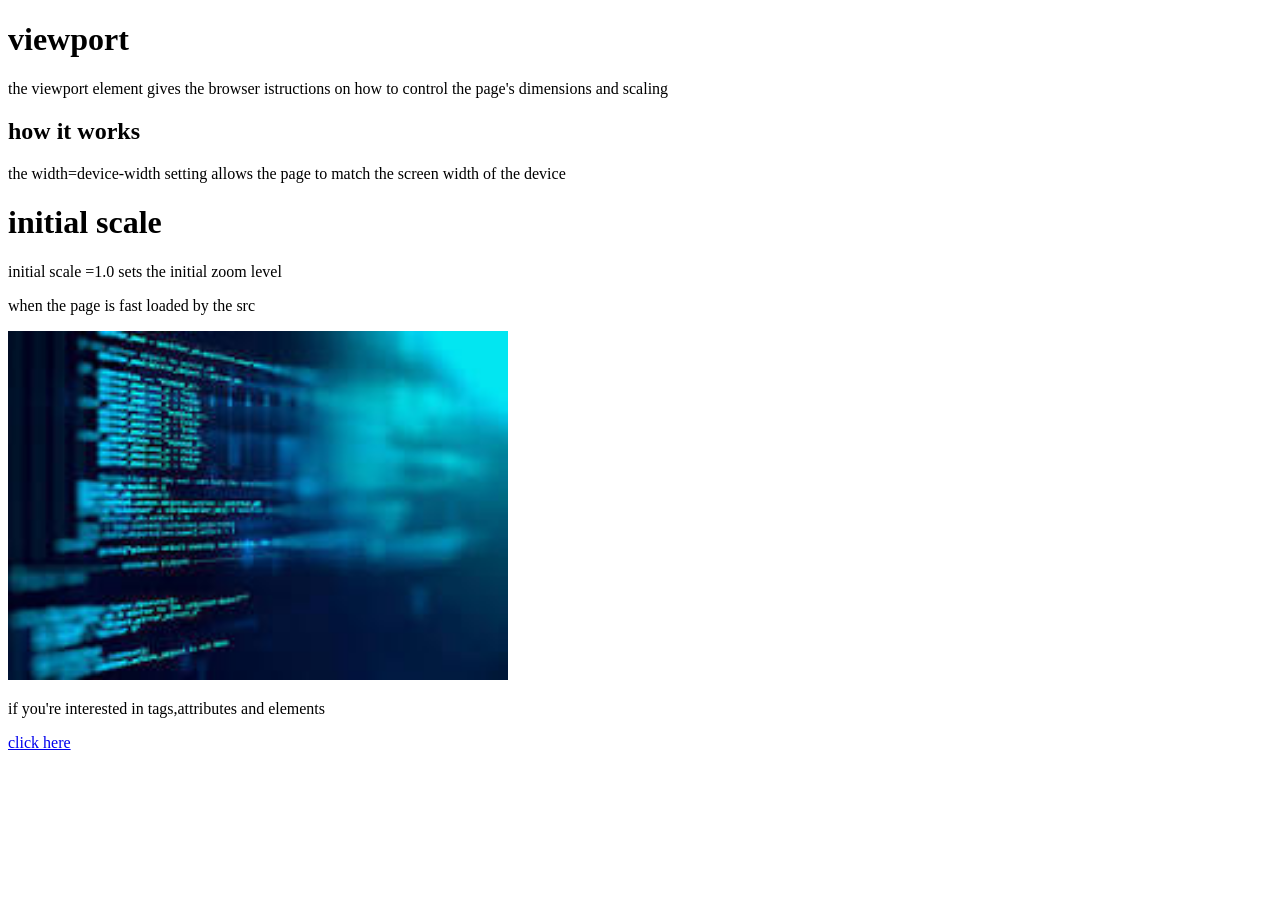
<file: index.html>
<!DOCTYPE html>
<!-- test deploy -->
<html lang="en">
<head>
    <meta charset="UTF-8">
    <meta name="viewport" content="width=device-width, initial-scale=1.0">
    <title>Document</title>
</head>
<body>
    <h1> viewport</h1>
    <p>the viewport element gives the browser istructions on how to control the page's dimensions and scaling</p>
    <h2>how it works</h2>
    <p>the width=device-width setting allows the page to match the screen width of the device</p>
    <h1>initial scale</h1>
    <p>initial scale =1.0 sets the initial zoom level </p>
        when the page is fast loaded by the src </p>
        <img src="related_img.jpeg" alt="web" width="500">
        <p>if you're interested in tags,attributes and elements</p>
       <a href="https://v.moviebox.ph/WZSU1W3aPTa">click here</a>
</body>
</html>
</file>
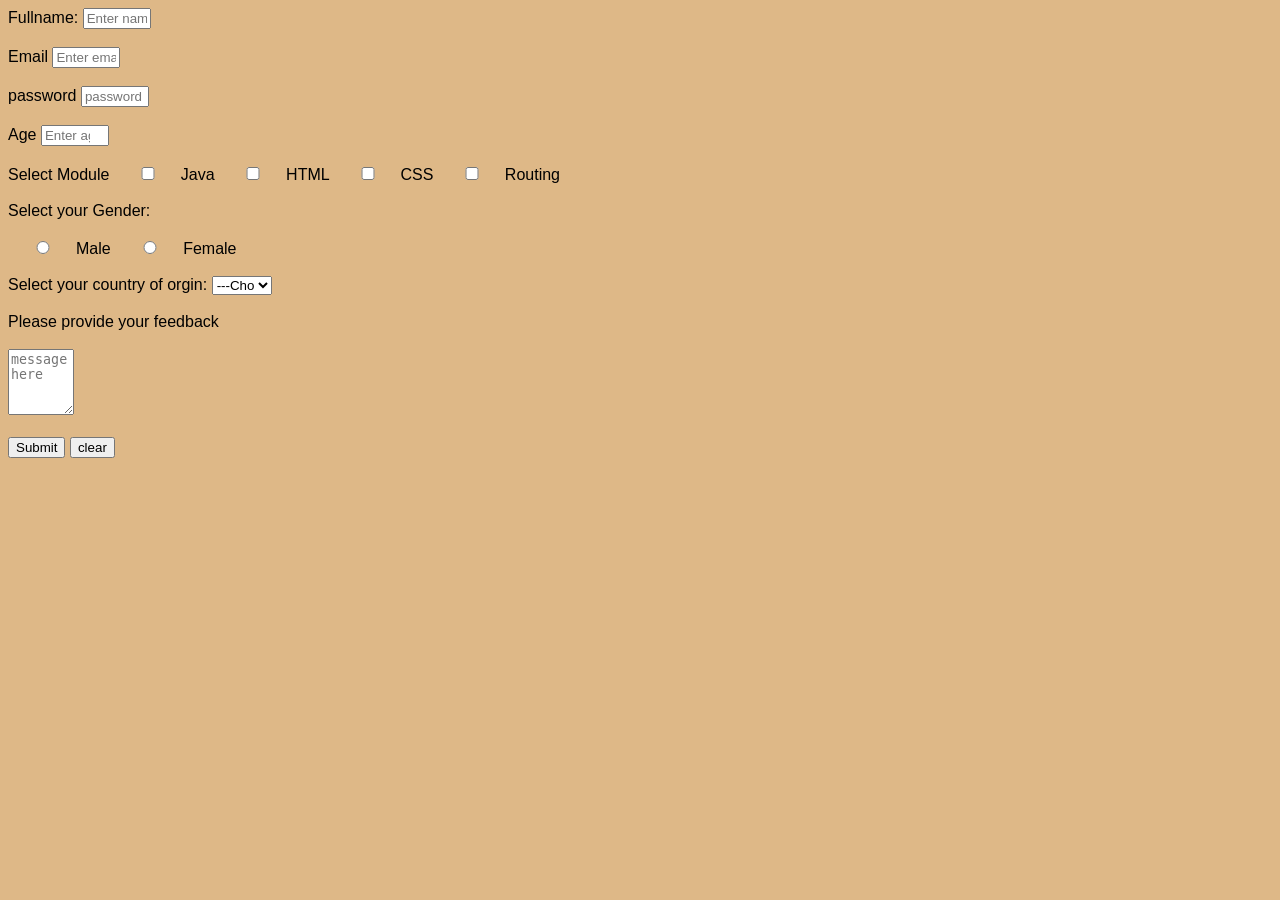
<file: form.html>
<!DOCTYPE html>
<html lang="en">
<head>
    <style>
        body{
            font-family: Arial, Helvetica, sans-serif;
            background: local;
        }
        form{
            width: 60px;
            margin: 2px;
            background: darksalmon;
            padding: 5cap;
        }
        input,select,textarea{
            width: 60px;
            height: 20;
        }

       </style> 
    <meta charset="UTF-8">
    <meta name="viewport" content="width=device-width, initial-scale=1.0">
    <title>Registration</title>
</head>
<body>
    <body style="background-color:burlywood;"
    <label for="Fname">Fullname:
    </label>
    <input type="text" id="Fname" name="Fname", placeholder="Enter name">
    <br><br>
    <label for="email"> Email</label>
    
    <input type="email" id="email" name="email", placeholder="Enter email"><br><br>
    <label for="password">password</label>
    <input type="password" id="password" name="password" placeholder="password"><br><br>
    <label for="age">Age</label>
    <input type="number" id="age" name="age" placeholder="Enter age"><br><br>
    <label for="Module">Select Module</label>
    <input type="checkbox" id="Module" name="Module">Java
    <input type="checkbox" id="Module" name="Module">HTML
    <input type="checkbox" id="Module" name="Module">CSS
    <input type="checkbox" id="Module" name="Module">Routing<br><br>
    <label for="Gender">Select your Gender:</label><br><br>
    <input type="radio" id="gender">Male
    <input type="radio" id="gender">Female<br><br>
    <label for="Contry">Select your country of orgin:</label>
    <select  id="country" name="Country">
    <option value="">---Choose----</option>
    <option value="RW">Rwanda</option>
    <option value="GB">Gabon</option>
    <option value="SD">Sudan</option>
    <option value="UG">Uganda</option>
</select><br><br>
<label for="textarea">Please provide your feedback</label><br><br>
<textarea id="textarea" name="textarea" rows="4" cols="40" placeholder="message here"></textarea><br><br>
<button type="submit">Submit</button>
<button type="reset">clear</button>
</body>
</html>
</file>
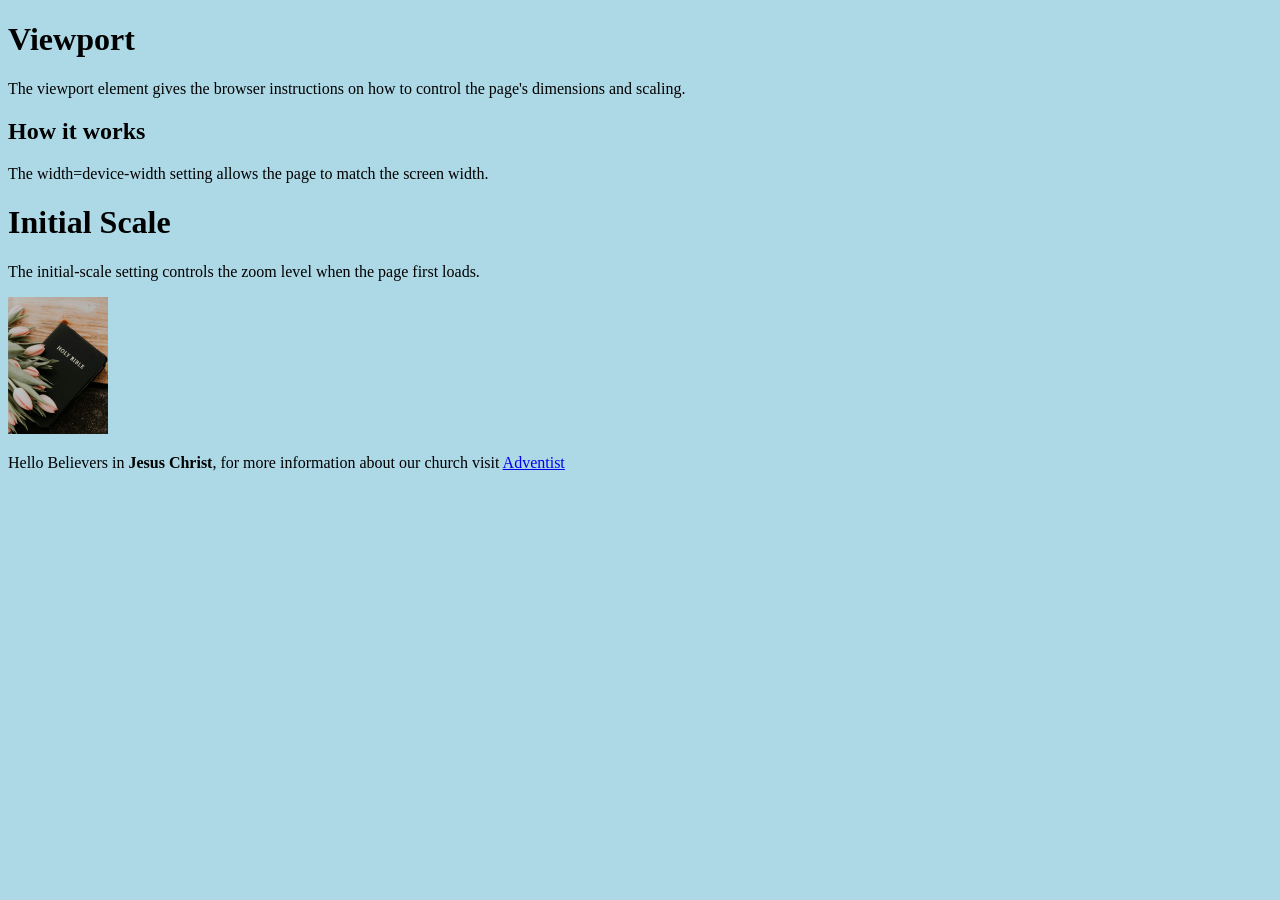
<file: holy bible.html>
<!DOCTYPE html>
<html lang="en">
<head>
    <meta charset="UTF-8">
    <meta name="viewport" content="width=device-width, initial-scale=1.0">
    <title>Exercise 2</title>
</head>

<body style="background-color:lightblue;">

    <h1>Viewport</h1>

    <p>
        The viewport element gives the browser instructions on how to control the page's dimensions and scaling.
    </p>

    <h2>How it works</h2>

    <p>
        The width=device-width setting allows the page to match the screen width.
    </p>

    <h1>Initial Scale</h1>

    <p>
        The initial-scale setting controls the zoom level when the page first loads.
    </p>

    <!-- Bible Image -->
    <img src="holy bible.jpeg" alt="holly bible" width="100">

    <!-- Paragraph with bold text and hyperlink -->
    <p>
        Hello Believers in <strong>Jesus Christ</strong>,
        for more information about our church visit
        <a href="https://gc.adventist.org/" target="_blank">Adventist</a>
    </p>

</body>
</html>
</file>
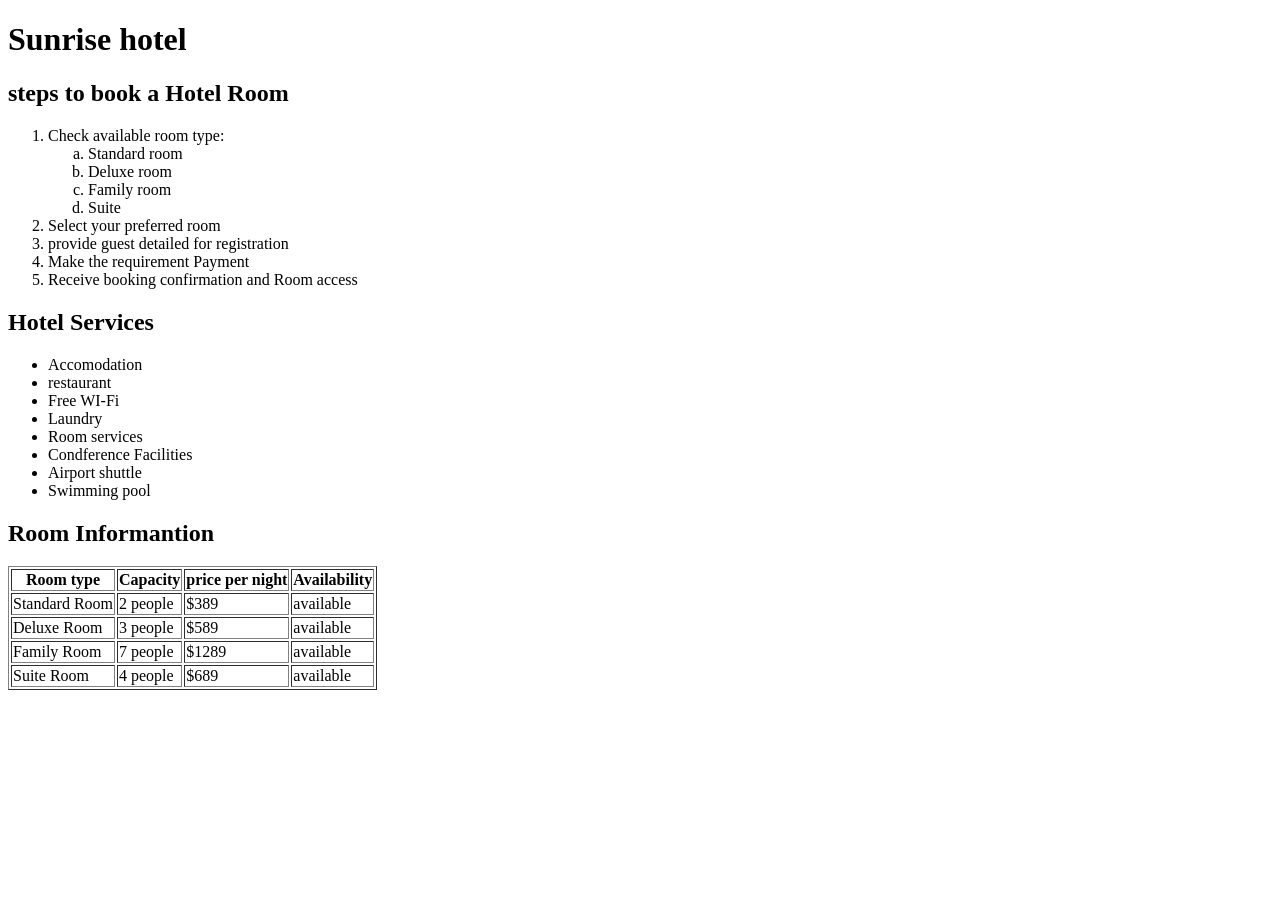
<file: Hotel.html>
<!DOCTYPE html>
<html lang="en">
<head>
    <meta charset="UTF-8">
    <meta name="viewport" content="width=device-width, initial-scale=1.0">
    <title>Sunrise Hotel Service</title>
</head>
<body>
    <h1>Sunrise hotel</h1>
    <h2>steps to book a Hotel Room</h2>
    <ol>
    <li>Check available room type:
        <ol type="a">
            <li>Standard room</li>
            <li>Deluxe room</li>
            <li>Family room</li>
            <li>Suite</li>
        </ol>
    </li>
    <li>Select your preferred room</li>
    <li> provide guest detailed for  registration</li>
    <li>Make the requirement Payment</li>
    <li> Receive booking confirmation and Room access</li>
    </ol>
    <h2> Hotel Services</h2>
    <ul>
        <li>Accomodation</li>
        <li>restaurant</li>
        <li>Free WI-Fi</li>
        <li>Laundry</li>
        <li>Room services</li>
        <li>Condference Facilities</li>
        <li>Airport shuttle</li>
        <li> Swimming pool</li>
    </ul>
        <h2>Room Informantion</h2>
        <table border="1">
            <tr>
                <th>Room type</th>
                <th>Capacity</th>
                <th> price per night</th>
                <th>Availability</th>
            </tr>
            <tr>
                <td>Standard Room</td>
                <td>2 people</td>
                <td>$389</td>
                <td>available</td>
            </tr>
             <tr>
                <td>Deluxe Room</td>
                <td>3 people</td>
                <td>$589</td>
                <td>available</td>
            </tr>
             <tr>
                <td>Family Room</td>
                <td>7 people</td>
                <td>$1289</td>
                <td>available</td>
            </tr>
             <tr>
                <td>Suite Room</td>
                <td>4 people</td>
                <td>$689</td>
                <td>available</td>
            </tr>
    
</body>
</html>
</file>
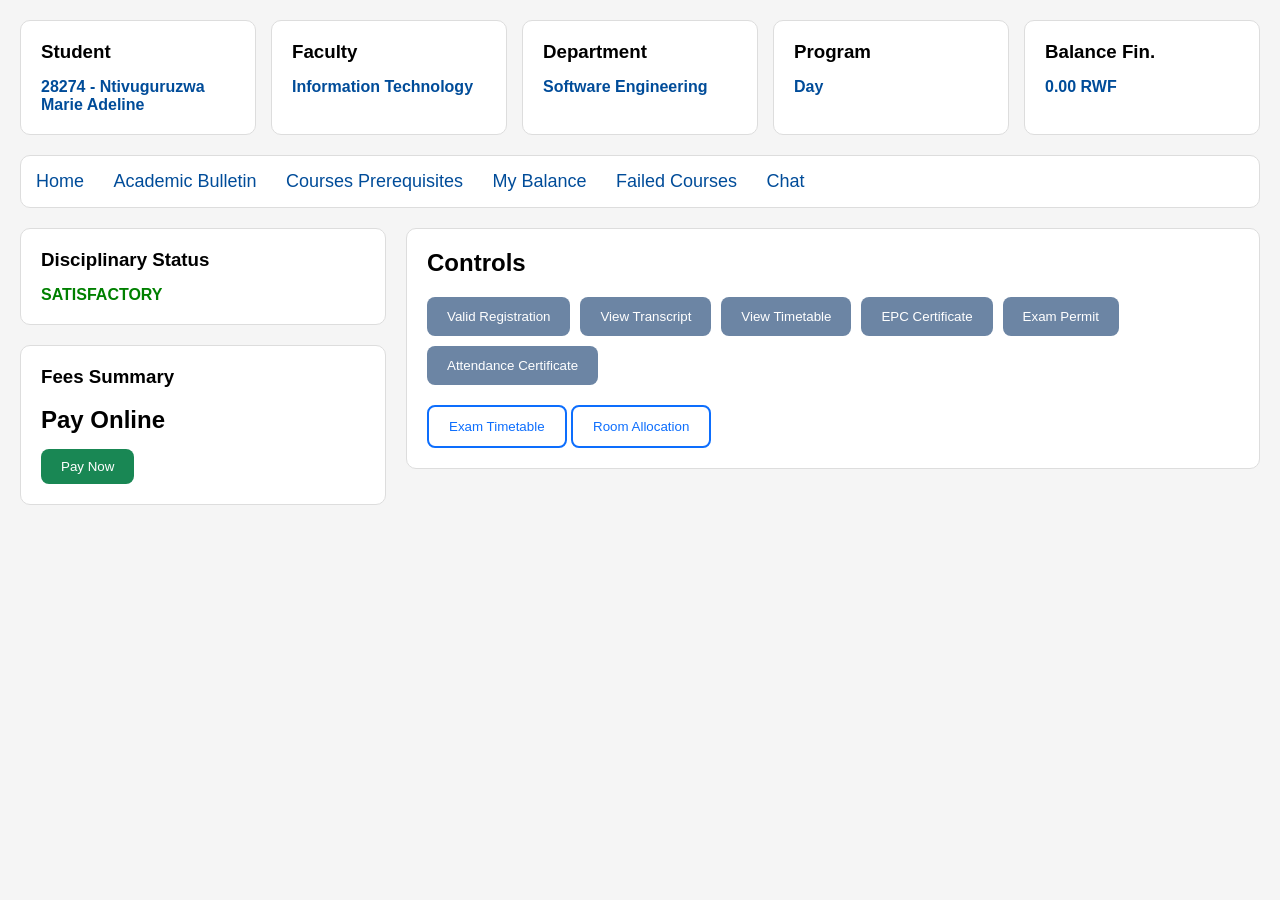
<file: learn.html>
<!DOCTYPE html>
<html lang="en">
<head>
<meta charset="UTF-8">
<meta name="viewport" content="width=device-width, initial-scale=1.0">
<title>Student Dashboard</title>

<style>
*{
    margin:0;
    padding:0;
    box-sizing:border-box;
    font-family:Arial, sans-serif;
}

body{
    background:#f5f5f5;
    padding:20px;
}

/* Top Cards */
.top-cards{
    display:flex;
    gap:15px;
    margin-bottom:20px;
}

.card{
    flex:1;
    background:white;
    border:1px solid #ddd;
    border-radius:10px;
    padding:20px;
}

.card h3{
    margin-bottom:15px;
}

.card p{
    color:#004c99;
    font-weight:bold;
}

/* Navigation */
.navbar{
    background:white;
    padding:15px;
    border-radius:10px;
    border:1px solid #ddd;
    margin-bottom:20px;
}

.navbar a{
    text-decoration:none;
    color:#004c99;
    margin-right:25px;
    font-size:18px;
}

/* Main Content */
.content{
    display:flex;
    gap:20px;
}

/* Left Panel */
.left-panel{
    width:30%;
}

.box{
    background:white;
    border-radius:10px;
    border:1px solid #ddd;
    padding:20px;
    margin-bottom:20px;
}

.status{
    color:green;
    font-weight:bold;
    margin-top:15px;
}

.pay-btn{
    background:#198754;
    color:white;
    border:none;
    padding:10px 20px;
    border-radius:8px;
    cursor:pointer;
    margin-top:15px;
}

/* Right Panel */
.right-panel{
    width:70%;
}

.controls{
    background:white;
    border-radius:10px;
    border:1px solid #ddd;
    padding:20px;
}

.controls h2{
    margin-bottom:20px;
}

.buttons{
    display:flex;
    flex-wrap:wrap;
    gap:10px;
}

.btn{
    background:#6c85a4;
    color:white;
    border:none;
    padding:12px 20px;
    border-radius:8px;
    cursor:pointer;
}

.outline-btn{
    padding:12px 20px;
    border:2px solid #0d6efd;
    background:white;
    color:#0d6efd;
    border-radius:8px;
    cursor:pointer;
    margin-top:20px;
}
</style>

</head>
<body>

<!-- Top Cards -->

<div class="top-cards">

    <div class="card">
        <h3>Student</h3>
        <p>28274 - Ntivuguruzwa Marie Adeline</p>
    </div>

    <div class="card">
        <h3>Faculty</h3>
        <p>Information Technology</p>
    </div>

    <div class="card">
        <h3>Department</h3>
        <p>Software Engineering</p>
    </div>

    <div class="card">
        <h3>Program</h3>
        <p>Day</p>
    </div>

    <div class="card">
        <h3>Balance Fin.</h3>
        <p>0.00 RWF</p>
    </div>

</div>

<!-- Menu -->

<div class="navbar">
    <a href="#">Home</a>
    <a href="#">Academic Bulletin</a>
    <a href="#">Courses Prerequisites</a>
    <a href="#">My Balance</a>
    <a href="#">Failed Courses</a>
    <a href="#">Chat</a>
</div>

<!-- Main Content -->

<div class="content">

    <!-- Left Side -->

    <div class="left-panel">

        <div class="box">
            <h3>Disciplinary Status</h3>
            <p class="status">SATISFACTORY</p>
        </div>

        <div class="box">
            <h3>Fees Summary</h3>
            <br>
            <h2>Pay Online</h2>
            <button class="pay-btn">Pay Now</button>
        </div>

    </div>

    <!-- Right Side -->

    <div class="right-panel">

        <div class="controls">

            <h2>Controls</h2>

            <div class="buttons">

                <button class="btn">Valid Registration</button>
                <button class="btn">View Transcript</button>
                <button class="btn">View Timetable</button>
                <button class="btn">EPC Certificate</button>
                <button class="btn">Exam Permit</button>
                <button class="btn">Attendance Certificate</button>

            </div>

            <button class="outline-btn">Exam Timetable</button>
            <button class="outline-btn">Room Allocation</button>

        </div>

    </div>

</div>

</body>
</html>
</file>
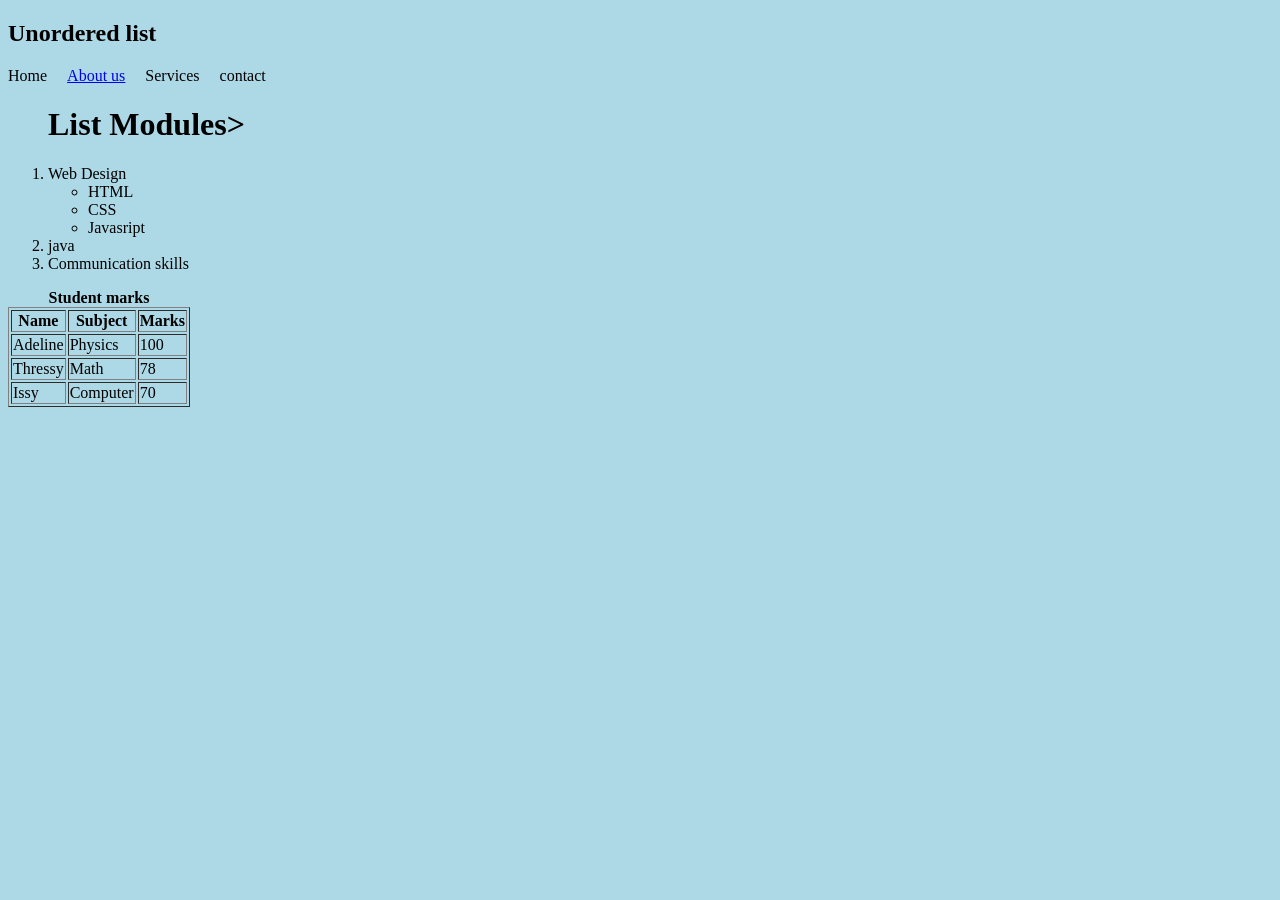
<file: list.html>
<!DOCTYPE html>
<html lang="en">
<head>
    <meta charset="UTF-8">
    <meta name="viewport" content="width=device-width, initial-scale=1.0">
    <title>List</title>
</head>
<body>
    <body style="background-color: lightblue;">
    <nav>
    <h1>Unordered list</h1>
    <ul style="list-style-type: none; display:flex;gap: 20px;padding: 0%;margin: 0%;">
        <li>Home</li>
        <li><a href ="index.html">About us</a>
        </li>
        <li>Services</li>
        <li>contact</li>
    </ul>
    </nav>
    <ol type="1">
    <h1>List Modules></h1>
    <li>Web Design</li>
    <ul>
        <li>HTML</li>
        <li>CSS</li>
        <li>Javasript</li>
    </ul>
    <li>java</li>
    <li>Communication skills</li>
    </ol>
    <table border="1">
    <caption><strong>Student marks</strong></caption>
    <thead>
        <tr>
        <th>Name</th>
        <th>Subject</th>
        <th>Marks</th>
        </tr>
    </thead>
    <tbody>
        <tr>
            <td>Adeline</td>
        <td>Physics</td>
        <td>100</td>
        </tr>
        
        <tr>
            <td>Thressy</td>
            <td>Math</td>
            <td>78</td>
        </tr>
        <tr>
            <td>Issy</td>
            <td>Computer</td>
            <td>70</td>
        </tr>
    </tbody>
</body>
</html>
</file>
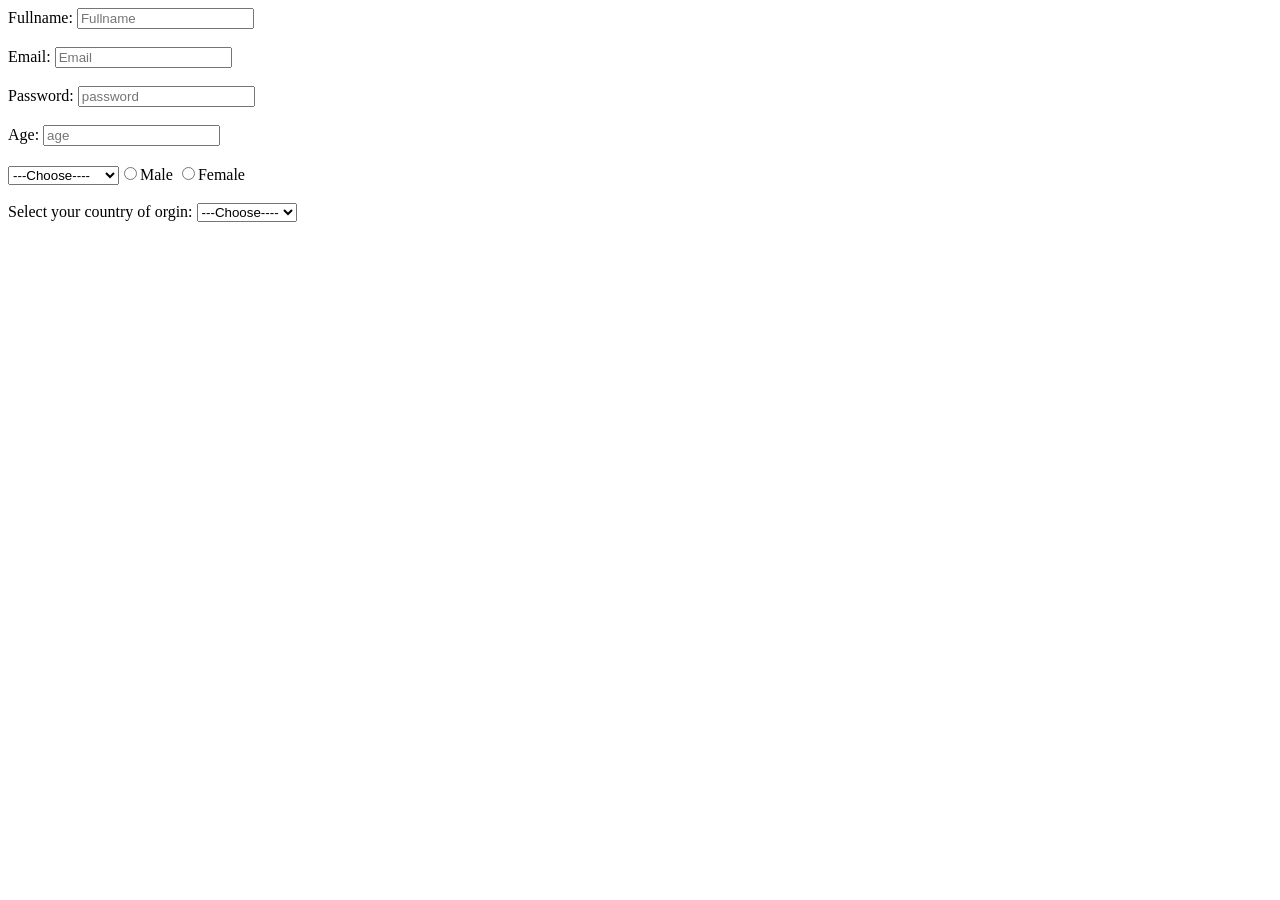
<file: registration.html>
<!DOCTYPE html>
<html lang="en">
<head>
    <meta charset="UTF-8">
    <meta name="viewport" content="width=device-width, initial-scale=1.0">
    <title>customer registration</title>
</head>
<body>
    <label for="Fullname">Fullname:</label>
    <input type="text" id="Fullname" name="Fullname" placeholder="Fullname"><br><br>
    <label for="email">Email:</label>
    <input type="email" id="email" name="Email" placeholder="Email"><br><br>
    <label for="password">Password:</label>
    <input type="password" id="password" name="password" placeholder="password"><br><br>
    <label for="age">Age:</label>
    <input type="number" id="age" name="age" placeholder="age"><br><br>
    <select id="service" name="service">
        <option value="">---Choose----</option>
    <option value="sp">spa</option>
    <option value="gm">Gym</option>
    <option value="ap">Airport pickup</option>
    <option value="Bf">Breakfast</option>
    <option value="Sp">swimming pool</option>
    <label for="Gender">Select your Gender:</label><br><br>
    <input type="radio" id="gender">Male
    <input type="radio" id="gender">Female<br><br>
     <label for="Contry">Select your country of orgin:</label>
    <select  id="country" name="Country">
    <option value="">---Choose----</option>
    <option value="RW">Rwanda</option>
    <option value="GB">Gabon</option>
    <option value="SD">Sudan</option>
    <option value="UG">Uganda</option>
</select><br><br>




    
</body>
</html>
</file>
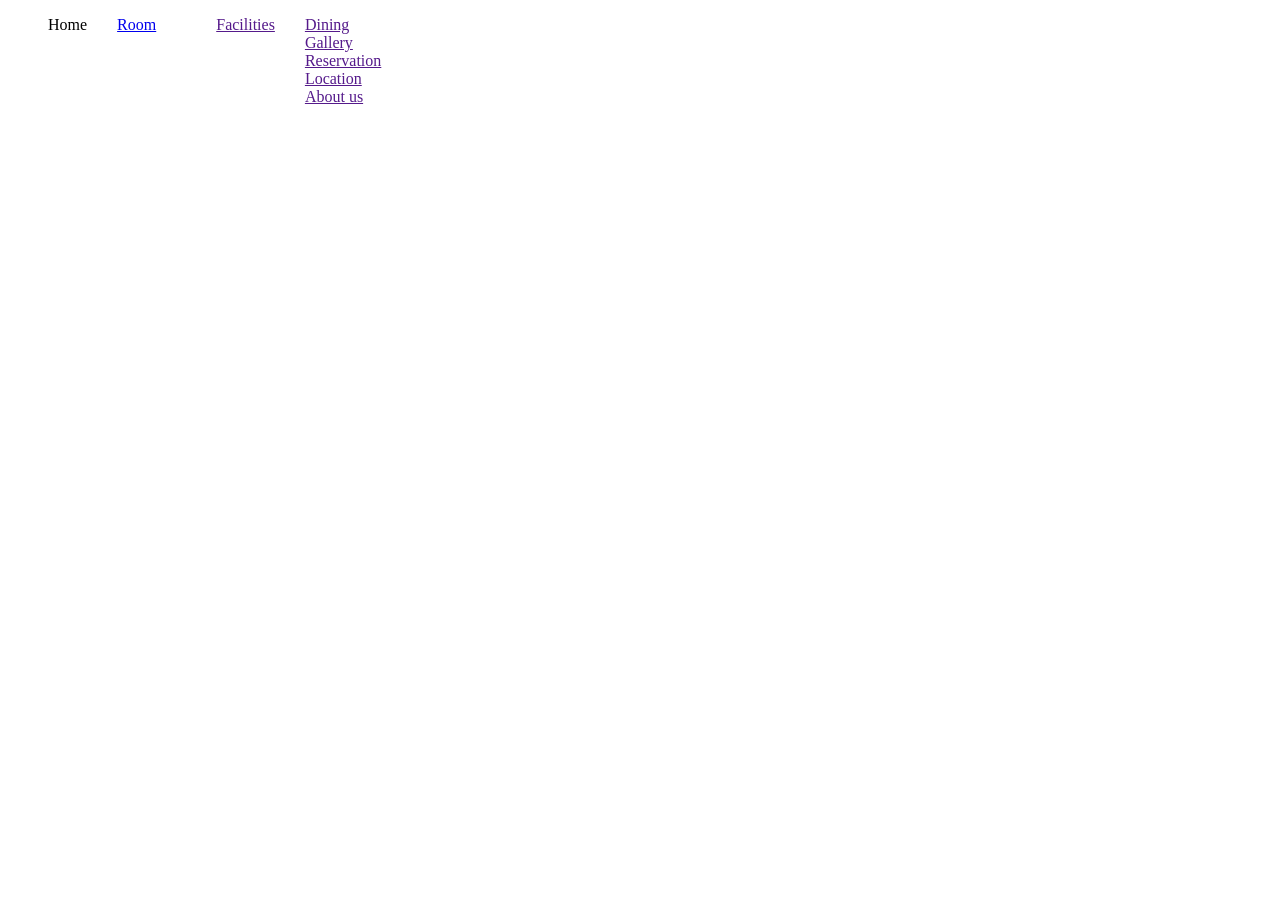
<file: service.html>
<!DOCTYPE html>
<html lang="en">
<head>
    <meta charset="UTF-8">
    <meta name="viewport" content="width=device-width, initial-scale=1.0">
    <title>hotel</title>
</head>
<body>
    <nav>
        <ul style="list-style-type: none;display:flex;gap:30px;">
            <li>Home</li>
            <li><a href="Hotel.html">Room</a></li>
            <li><a href=""</li>
            <li>Facilities</li>
            <li>Dining</li>
            <li>Gallery</li>
            <li>Reservation</li>
            <li>Location</li>
            <li>About us</li>
        </ul></nav>
    
</body>
</html>
</file>
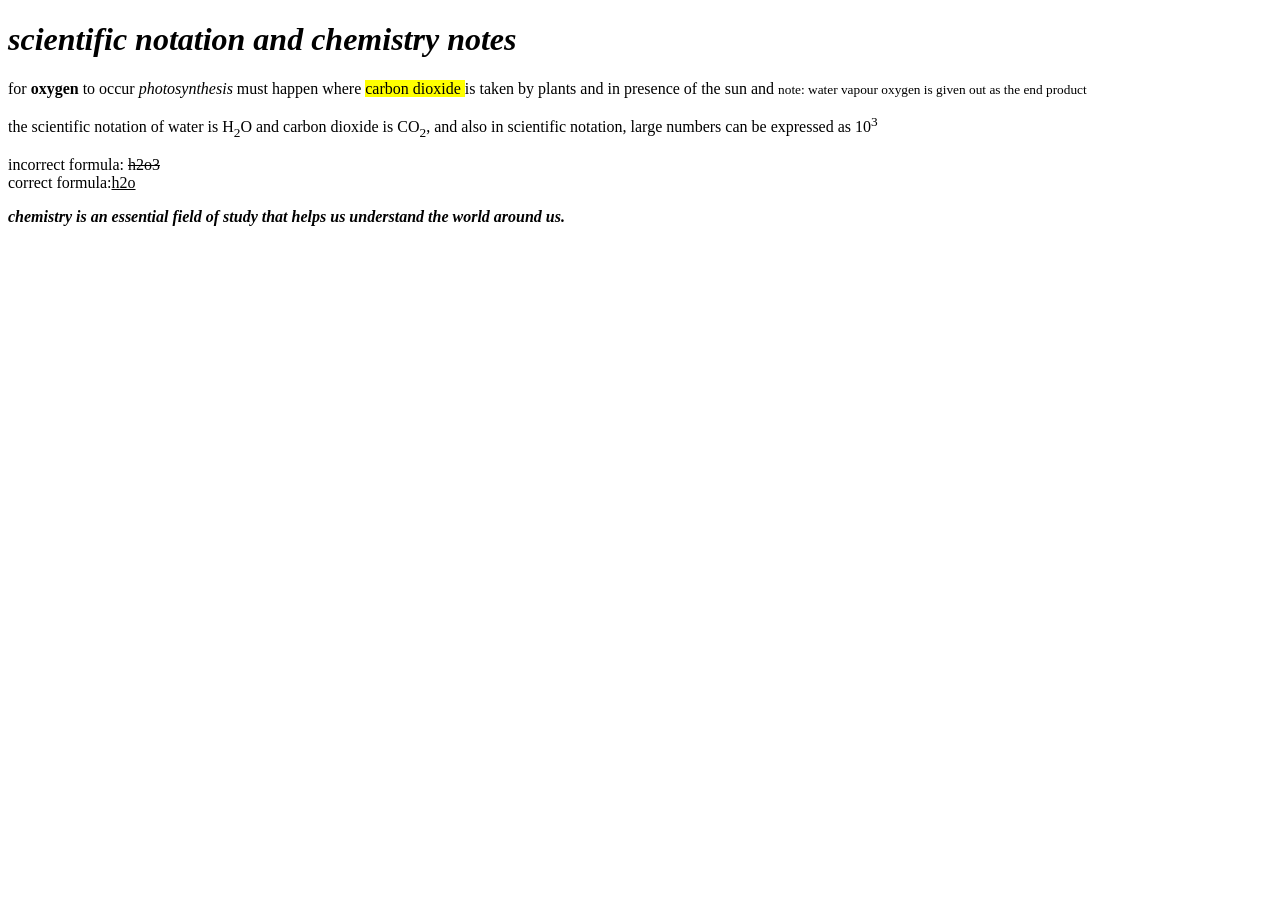
<file: single.html>
<!DOCTYPE html>
<html lang="en">
<head>
    <meta charset="UTF-8">
    <meta name="viewport" content="width=device-width, initial-scale=1.0">
    <title> scientific notation and chemistry notes</title>
</head>
<body>
    <h1><strong><em> scientific notation and chemistry notes</em></strong></h1>
    <p> for <b> oxygen </b> to occur <i> photosynthesis </i> must happen 
        where <mark> carbon dioxide </mark> is taken by plants and in presence of the sun 
        and <small> note: water vapour oxygen is given out as the end product </small> </p>

        <p> the scientific notation of water is H<sub>2</sub>O and carbon dioxide is CO<sub>2</sub>,
        and also in scientific notation, large numbers can be expressed as 10<sup>3</sup> </p>
        <p> incorrect formula: <del>h2o3</del><br>
            correct formula:<ins>h2o</ins></p>
            <p><strong><em>chemistry is an essential field of study that helps us understand the world around us.</em></strong></p>
</body>
</html>
</file>
